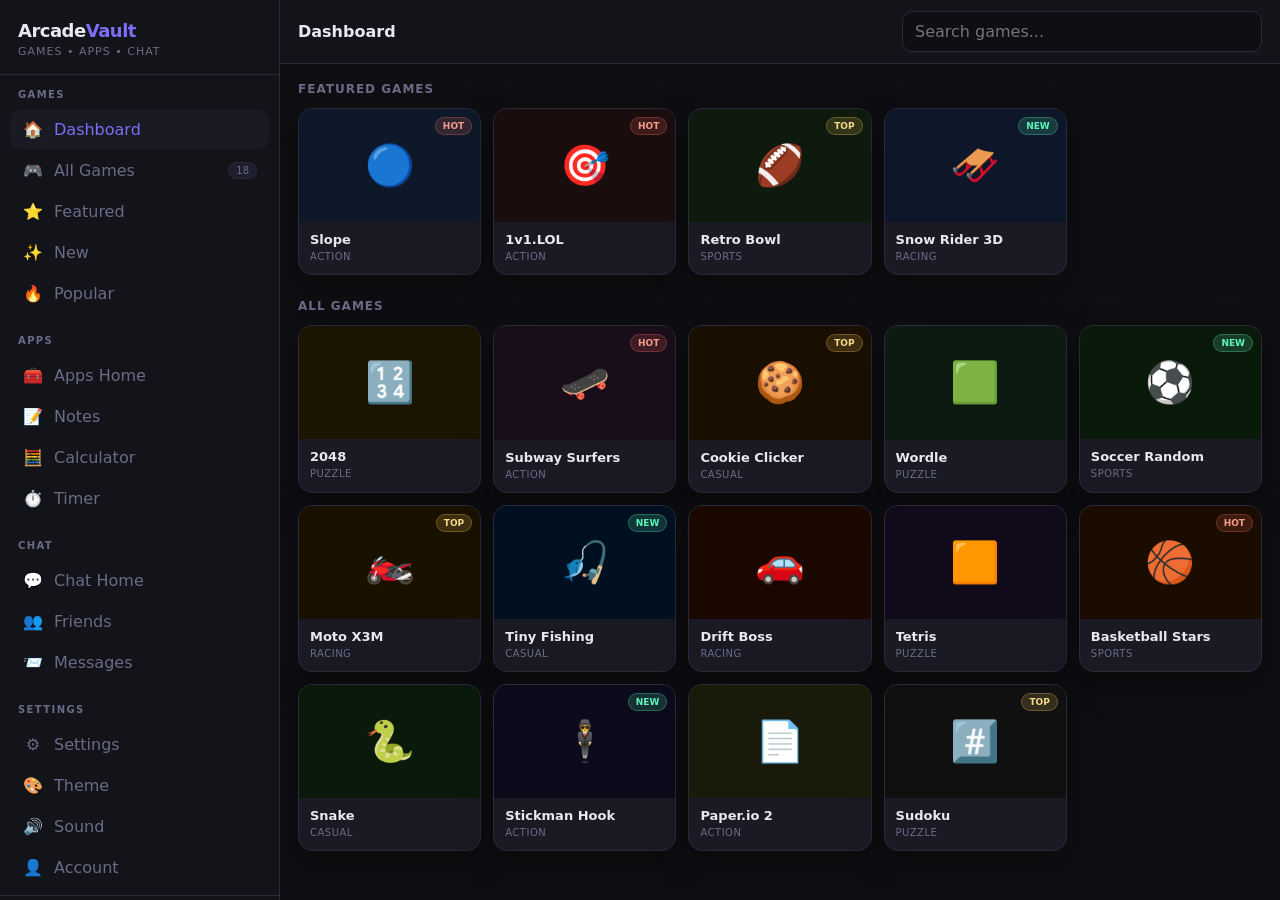
<file: index.html>
<!DOCTYPE html>
<html lang="en">
<head>
  <meta charset="UTF-8" />
  <meta name="viewport" content="width=device-width, initial-scale=1.0" />
  <title>ArcadeVault</title>
  <link rel="stylesheet" href="style.css" />
  <script src="script.js" defer></script>
</head>
<body>
  <nav class="sidebar" aria-label="Site navigation">
    <div class="brand">
      <h1>Arcade<span>Vault</span></h1>
      <p>Games • Apps • Chat</p>
    </div>

    <div class="sidebar-section">
      <div class="section-label">Games</div>
      <a class="nav-link active" data-page="index" data-group="games" href="index.html"><span class="icon">🏠</span> Dashboard</a>
      <a class="nav-link" data-page="games" data-group="games" href="games.html"><span class="icon">🎮</span> All Games <span class="count">18</span></a>
      <a class="nav-link" data-page="games" data-group="games" href="games.html?filter=featured"><span class="icon">⭐</span> Featured</a>
      <a class="nav-link" data-page="games" data-group="games" href="games.html?filter=new"><span class="icon">✨</span> New</a>
      <a class="nav-link" data-page="games" data-group="games" href="games.html?filter=hot"><span class="icon">🔥</span> Popular</a>
    </div>

    <div class="sidebar-section">
      <div class="section-label">Apps</div>
      <a class="nav-link" data-page="apps" href="apps.html"><span class="icon">🧰</span> Apps Home</a>
      <a class="nav-link" data-page="apps" href="apps.html#notes"><span class="icon">📝</span> Notes</a>
      <a class="nav-link" data-page="apps" href="apps.html#calculator"><span class="icon">🧮</span> Calculator</a>
      <a class="nav-link" data-page="apps" href="apps.html#timer"><span class="icon">⏱️</span> Timer</a>
    </div>

    <div class="sidebar-section">
      <div class="section-label">Chat</div>
      <a class="nav-link" data-page="chat" href="chat.html"><span class="icon">💬</span> Chat Home</a>
      <a class="nav-link" data-page="chat" href="chat.html#friends"><span class="icon">👥</span> Friends</a>
      <a class="nav-link" data-page="chat" href="chat.html#messages"><span class="icon">📨</span> Messages</a>
    </div>

    <div class="sidebar-section">
      <div class="section-label">Settings</div>
      <a class="nav-link" data-page="settings" href="settings.html"><span class="icon">⚙️</span> Settings</a>
      <a class="nav-link" data-page="settings" href="settings.html#theme"><span class="icon">🎨</span> Theme</a>
      <a class="nav-link" data-page="settings" href="settings.html#sound"><span class="icon">🔊</span> Sound</a>
      <a class="nav-link" data-page="settings" href="settings.html#account"><span class="icon">👤</span> Account</a>
    </div>

    <div class="sidebar-footer">ArcadeVault &copy; 2025</div>
  </nav>

  <main class="main">
    <div class="topbar">
      <div class="page-title" id="pageTitle">Dashboard</div>
      <div class="topbar-tools">
        <input id="searchInput" class="search" type="search" placeholder="Search games..." oninput="filterGames()" />
      </div>
    </div>

    <div class="content">
      <div class="section">
        <div class="section-head">
          <h2>Featured Games</h2>
        </div>
        <div class="grid" id="featuredGrid"></div>
      </div>

      <div class="section">
        <div class="section-head">
          <h2>All Games</h2>
        </div>
        <div class="grid" id="allGrid"></div>
      </div>
    </div>
  </main>
</body>
</html>
</file>
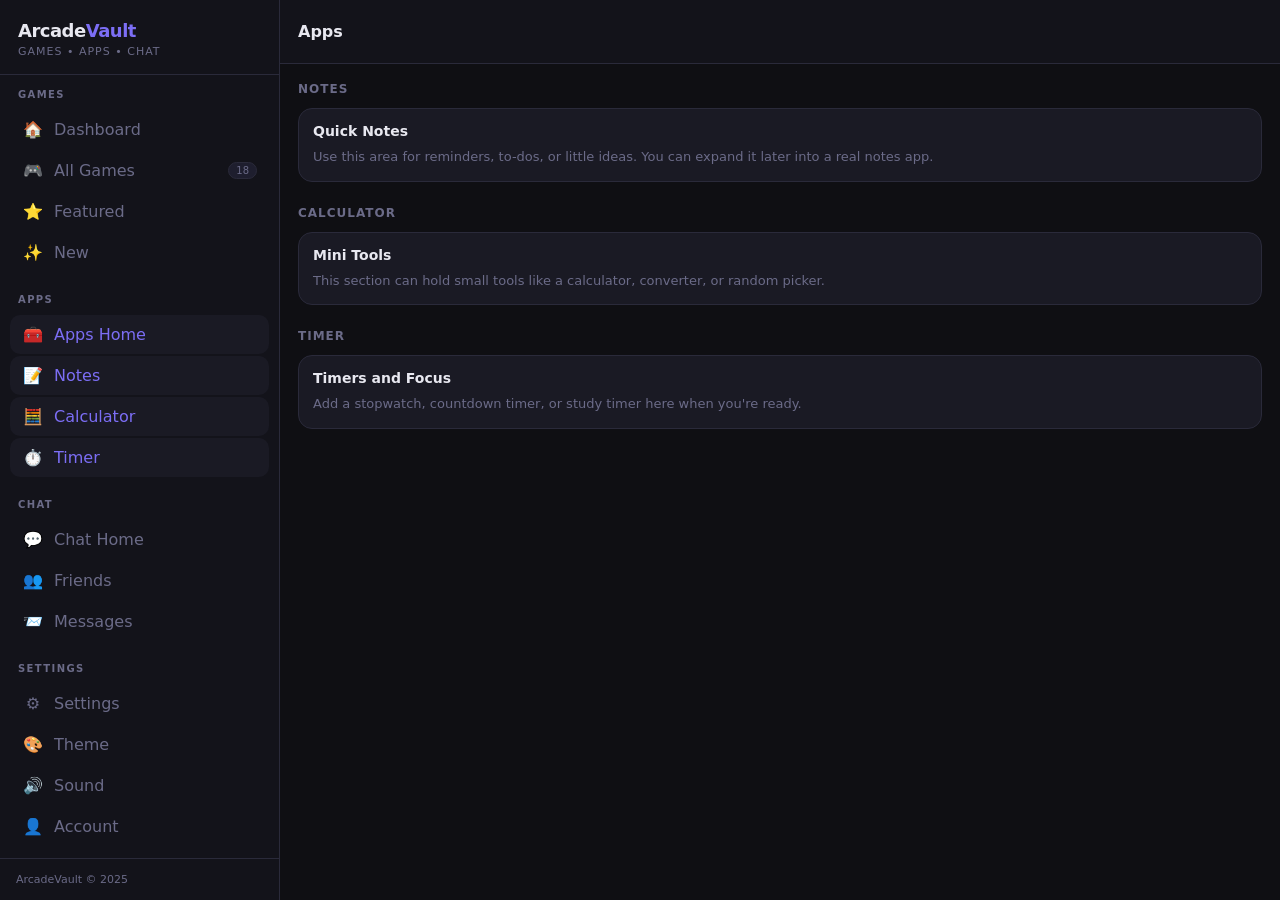
<file: apps.html>
<!DOCTYPE html>
<html lang="en">
<head>
  <meta charset="UTF-8" />
  <meta name="viewport" content="width=device-width, initial-scale=1.0" />
  <title>ArcadeVault - Apps</title>
  <link rel="stylesheet" href="style.css" />
  <script src="script.js" defer></script>
</head>
<body>
  <nav class="sidebar" aria-label="Site navigation">
    <div class="brand">
      <h1>Arcade<span>Vault</span></h1>
      <p>Games • Apps • Chat</p>
    </div>

    <div class="sidebar-section">
      <div class="section-label">Games</div>
      <a class="nav-link" data-page="index" href="index.html"><span class="icon">🏠</span> Dashboard</a>
      <a class="nav-link" data-page="games" href="games.html"><span class="icon">🎮</span> All Games <span class="count">18</span></a>
      <a class="nav-link" data-page="games" href="games.html?filter=featured"><span class="icon">⭐</span> Featured</a>
      <a class="nav-link" data-page="games" href="games.html?filter=new"><span class="icon">✨</span> New</a>
    </div>

    <div class="sidebar-section">
      <div class="section-label">Apps</div>
      <a class="nav-link active" data-page="apps" href="apps.html"><span class="icon">🧰</span> Apps Home</a>
      <a class="nav-link" data-page="apps" href="apps.html#notes"><span class="icon">📝</span> Notes</a>
      <a class="nav-link" data-page="apps" href="apps.html#calculator"><span class="icon">🧮</span> Calculator</a>
      <a class="nav-link" data-page="apps" href="apps.html#timer"><span class="icon">⏱️</span> Timer</a>
    </div>

    <div class="sidebar-section">
      <div class="section-label">Chat</div>
      <a class="nav-link" data-page="chat" href="chat.html"><span class="icon">💬</span> Chat Home</a>
      <a class="nav-link" data-page="chat" href="chat.html#friends"><span class="icon">👥</span> Friends</a>
      <a class="nav-link" data-page="chat" href="chat.html#messages"><span class="icon">📨</span> Messages</a>
    </div>

    <div class="sidebar-section">
      <div class="section-label">Settings</div>
      <a class="nav-link" data-page="settings" href="settings.html"><span class="icon">⚙️</span> Settings</a>
      <a class="nav-link" data-page="settings" href="settings.html#theme"><span class="icon">🎨</span> Theme</a>
      <a class="nav-link" data-page="settings" href="settings.html#sound"><span class="icon">🔊</span> Sound</a>
      <a class="nav-link" data-page="settings" href="settings.html#account"><span class="icon">👤</span> Account</a>
    </div>

    <div class="sidebar-footer">ArcadeVault &copy; 2025</div>
  </nav>

  <main class="main">
    <div class="topbar">
      <div class="page-title">Apps</div>
    </div>

    <div class="content">
      <div class="section" id="notes">
        <div class="section-head"><h2>Notes</h2></div>
        <div class="setting-card">
          <h3>Quick Notes</h3>
          <p>Use this area for reminders, to-dos, or little ideas. You can expand it later into a real notes app.</p>
        </div>
      </div>

      <div class="section" id="calculator">
        <div class="section-head"><h2>Calculator</h2></div>
        <div class="setting-card">
          <h3>Mini Tools</h3>
          <p>This section can hold small tools like a calculator, converter, or random picker.</p>
        </div>
      </div>

      <div class="section" id="timer">
        <div class="section-head"><h2>Timer</h2></div>
        <div class="setting-card">
          <h3>Timers and Focus</h3>
          <p>Add a stopwatch, countdown timer, or study timer here when you're ready.</p>
        </div>
      </div>
    </div>
  </main>
</body>
</html>
</file>
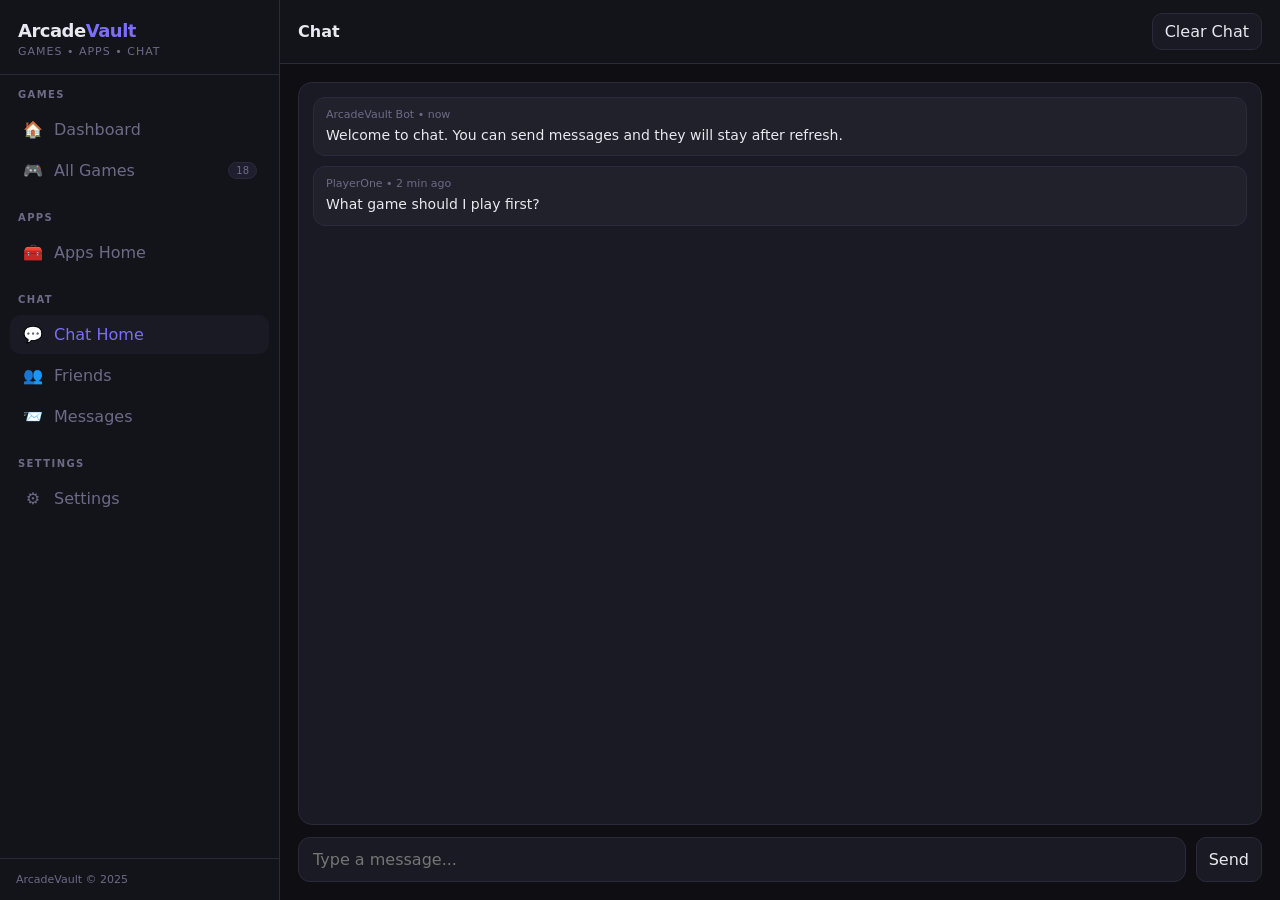
<file: chat.html>
<!DOCTYPE html>
<html lang="en">
<head>
  <meta charset="UTF-8" />
  <meta name="viewport" content="width=device-width, initial-scale=1.0" />
  <title>ArcadeVault - Chat</title>
  <link rel="stylesheet" href="style.css" />
  <script src="script.js" defer></script>
</head>
<body>
  <nav class="sidebar" aria-label="Site navigation">
    <div class="brand">
      <h1>Arcade<span>Vault</span></h1>
      <p>Games • Apps • Chat</p>
    </div>

    <div class="sidebar-section">
      <div class="section-label">Games</div>
      <a class="nav-link" data-page="index" href="index.html"><span class="icon">🏠</span> Dashboard</a>
      <a class="nav-link" data-page="games" href="games.html"><span class="icon">🎮</span> All Games <span class="count">18</span></a>
    </div>

    <div class="sidebar-section">
      <div class="section-label">Apps</div>
      <a class="nav-link" data-page="apps" href="apps.html"><span class="icon">🧰</span> Apps Home</a>
    </div>

    <div class="sidebar-section">
      <div class="section-label">Chat</div>
      <a class="nav-link active" data-page="chat" href="chat.html"><span class="icon">💬</span> Chat Home</a>
      <a class="nav-link" href="#friends"><span class="icon">👥</span> Friends</a>
      <a class="nav-link" href="#messages"><span class="icon">📨</span> Messages</a>
    </div>

    <div class="sidebar-section">
      <div class="section-label">Settings</div>
      <a class="nav-link" data-page="settings" href="settings.html"><span class="icon">⚙️</span> Settings</a>
    </div>

    <div class="sidebar-footer">ArcadeVault &copy; 2025</div>
  </nav>

  <main class="main">
    <div class="topbar">
      <div class="page-title">Chat</div>
      <div class="topbar-tools">
        <button class="btn" onclick="clearChat()">Clear Chat</button>
      </div>
    </div>

    <div class="content">
      <div class="chat-box">
        <div class="messages" id="messagesList"></div>

        <div class="chat-compose" id="messages">
          <input id="chatInput" type="text" placeholder="Type a message..." />
          <button class="btn" onclick="sendChat()">Send</button>
        </div>
      </div>

      <div class="section" id="friends" style="margin-top:24px;">
        <div class="section-head"><h2>Friends</h2></div>
        <div class="pills">
          <span class="pill">Nova</span>
          <span class="pill">Kai</span>
          <span class="pill">Milo</span>
          <span class="pill">Sky</span>
        </div>
      </div>
    </div>
  </main>
</body>
</html>
</file>
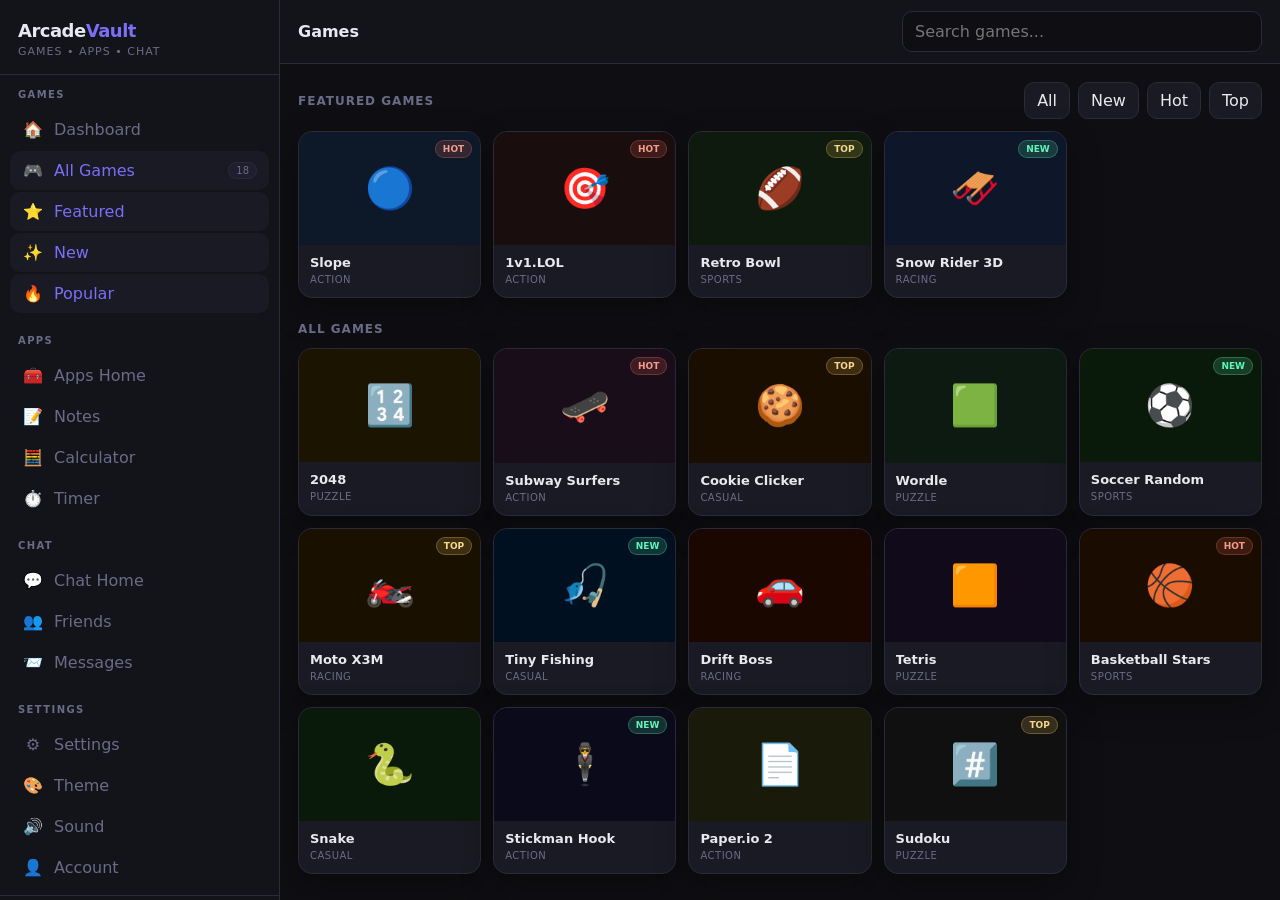
<file: games.html>
<!DOCTYPE html>
<html lang="en">
<head>
  <meta charset="UTF-8" />
  <meta name="viewport" content="width=device-width, initial-scale=1.0" />
  <title>ArcadeVault - Games</title>
  <link rel="stylesheet" href="style.css" />
  <script src="script.js" defer></script>
</head>
<body>
  <nav class="sidebar" aria-label="Site navigation">
    <div class="brand">
      <h1>Arcade<span>Vault</span></h1>
      <p>Games • Apps • Chat</p>
    </div>

    <div class="sidebar-section">
      <div class="section-label">Games</div>
      <a class="nav-link" data-page="index" data-group="games" href="index.html"><span class="icon">🏠</span> Dashboard</a>
      <a class="nav-link active" data-page="games" data-group="games" href="games.html"><span class="icon">🎮</span> All Games <span class="count">18</span></a>
      <a class="nav-link" data-page="games" data-group="games" href="games.html?filter=featured"><span class="icon">⭐</span> Featured</a>
      <a class="nav-link" data-page="games" data-group="games" href="games.html?filter=new"><span class="icon">✨</span> New</a>
      <a class="nav-link" data-page="games" data-group="games" href="games.html?filter=hot"><span class="icon">🔥</span> Popular</a>
    </div>

    <div class="sidebar-section">
      <div class="section-label">Apps</div>
      <a class="nav-link" data-page="apps" href="apps.html"><span class="icon">🧰</span> Apps Home</a>
      <a class="nav-link" data-page="apps" href="apps.html#notes"><span class="icon">📝</span> Notes</a>
      <a class="nav-link" data-page="apps" href="apps.html#calculator"><span class="icon">🧮</span> Calculator</a>
      <a class="nav-link" data-page="apps" href="apps.html#timer"><span class="icon">⏱️</span> Timer</a>
    </div>

    <div class="sidebar-section">
      <div class="section-label">Chat</div>
      <a class="nav-link" data-page="chat" href="chat.html"><span class="icon">💬</span> Chat Home</a>
      <a class="nav-link" data-page="chat" href="chat.html#friends"><span class="icon">👥</span> Friends</a>
      <a class="nav-link" data-page="chat" href="chat.html#messages"><span class="icon">📨</span> Messages</a>
    </div>

    <div class="sidebar-section">
      <div class="section-label">Settings</div>
      <a class="nav-link" data-page="settings" href="settings.html"><span class="icon">⚙️</span> Settings</a>
      <a class="nav-link" data-page="settings" href="settings.html#theme"><span class="icon">🎨</span> Theme</a>
      <a class="nav-link" data-page="settings" href="settings.html#sound"><span class="icon">🔊</span> Sound</a>
      <a class="nav-link" data-page="settings" href="settings.html#account"><span class="icon">👤</span> Account</a>
    </div>

    <div class="sidebar-footer">ArcadeVault &copy; 2025</div>
  </nav>

  <main class="main">
    <div class="topbar">
      <div class="page-title" id="pageTitle">Games</div>
      <div class="topbar-tools">
        <input id="searchInput" class="search" type="search" placeholder="Search games..." oninput="filterGames()" />
      </div>
    </div>

    <div class="content">
      <div class="section">
        <div class="section-head">
          <h2>Featured Games</h2>
          <div class="pills">
            <button class="btn" onclick="setTag('all', this)">All</button>
            <button class="btn" onclick="setTag('new', this)">New</button>
            <button class="btn" onclick="setTag('hot', this)">Hot</button>
            <button class="btn" onclick="setTag('top', this)">Top</button>
          </div>
        </div>
        <div class="grid" id="featuredGrid"></div>
      </div>

      <div class="section">
        <div class="section-head">
          <h2>All Games</h2>
        </div>
        <div class="grid" id="allGrid"></div>
      </div>
    </div>

    <div class="player" id="player">
      <div class="player-bar">
        <button class="btn" onclick="closeGame()">← Back</button>
        <div class="player-title" id="playerTitle">Game</div>
        <button class="btn" onclick="goFullscreen()">⛶ Fullscreen</button>
      </div>
      <iframe
        id="gameFrame"
        src=""
        allowfullscreen
        sandbox="allow-scripts allow-same-origin allow-popups allow-forms"></iframe>
    </div>
  </main>
</body>
</html>
</file>
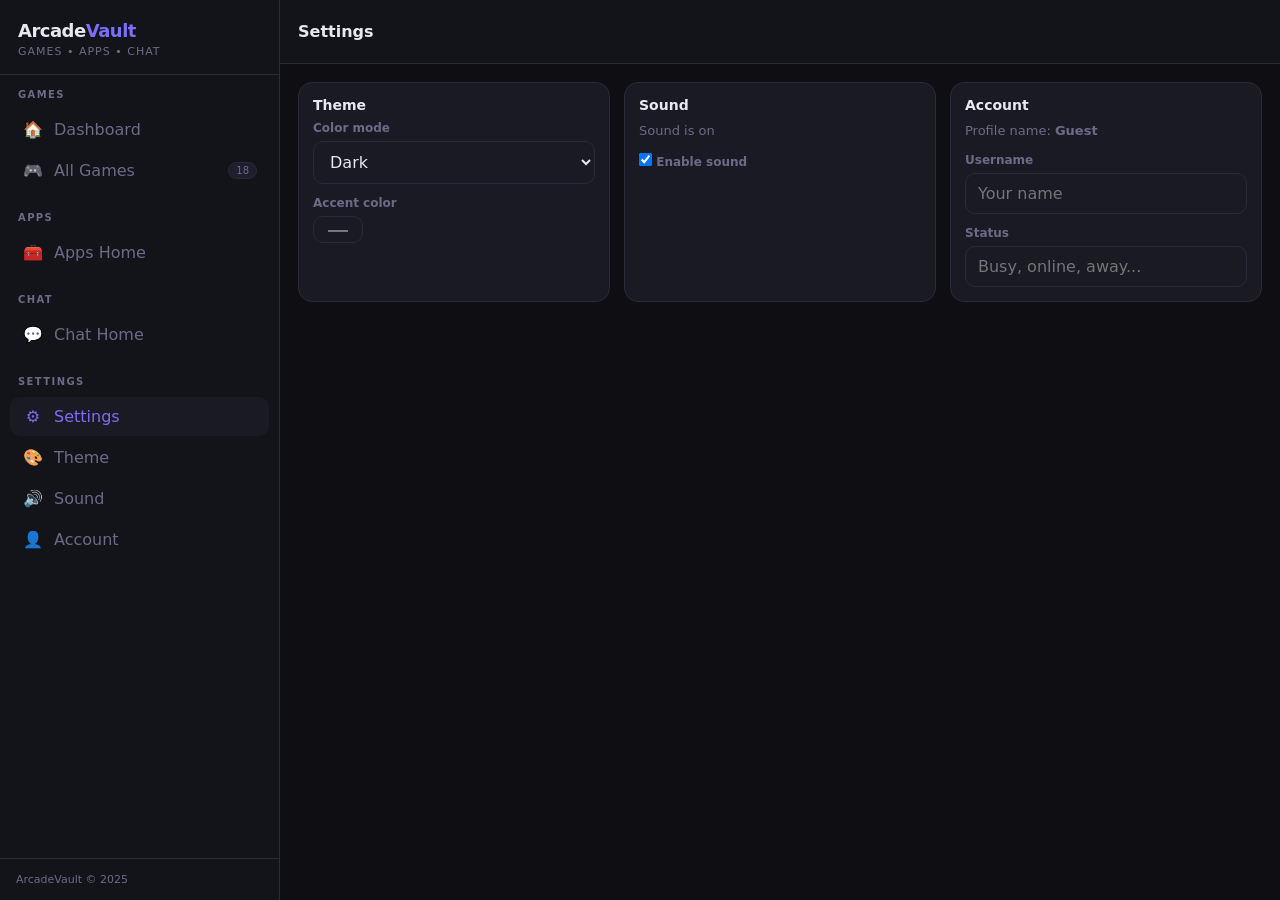
<file: settings.html>
<!DOCTYPE html>
<html lang="en">
<head>
  <meta charset="UTF-8" />
  <meta name="viewport" content="width=device-width, initial-scale=1.0" />
  <title>ArcadeVault - Settings</title>
  <link rel="stylesheet" href="style.css" />
  <script src="script.js" defer></script>
</head>
<body>
  <nav class="sidebar" aria-label="Site navigation">
    <div class="brand">
      <h1>Arcade<span>Vault</span></h1>
      <p>Games • Apps • Chat</p>
    </div>

    <div class="sidebar-section">
      <div class="section-label">Games</div>
      <a class="nav-link" data-page="index" href="index.html"><span class="icon">🏠</span> Dashboard</a>
      <a class="nav-link" data-page="games" href="games.html"><span class="icon">🎮</span> All Games <span class="count">18</span></a>
    </div>

    <div class="sidebar-section">
      <div class="section-label">Apps</div>
      <a class="nav-link" data-page="apps" href="apps.html"><span class="icon">🧰</span> Apps Home</a>
    </div>

    <div class="sidebar-section">
      <div class="section-label">Chat</div>
      <a class="nav-link" data-page="chat" href="chat.html"><span class="icon">💬</span> Chat Home</a>
    </div>

    <div class="sidebar-section">
      <div class="section-label">Settings</div>
      <a class="nav-link active" data-page="settings" href="settings.html"><span class="icon">⚙️</span> Settings</a>
      <a class="nav-link" href="#theme"><span class="icon">🎨</span> Theme</a>
      <a class="nav-link" href="#sound"><span class="icon">🔊</span> Sound</a>
      <a class="nav-link" href="#account"><span class="icon">👤</span> Account</a>
    </div>

    <div class="sidebar-footer">ArcadeVault &copy; 2025</div>
  </nav>

  <main class="main">
    <div class="topbar">
      <div class="page-title">Settings</div>
    </div>

    <div class="content">
      <div class="settings-grid">
        <div class="setting-card" id="theme">
          <h3>Theme</h3>
          <div class="field">
            <label for="themeSelect">Color mode</label>
            <select id="themeSelect">
              <option value="dark">Dark</option>
              <option value="light">Light</option>
            </select>
          </div>
          <div class="field" style="margin-top:12px;">
            <label for="accentColor">Accent color</label>
            <input id="accentColor" type="color" />
          </div>
        </div>

        <div class="setting-card" id="sound">
          <h3>Sound</h3>
          <p id="soundLabel">Sound is on</p>
          <div class="field" style="margin-top:12px;">
            <label>
              <input id="soundToggle" type="checkbox" />
              Enable sound
            </label>
          </div>
        </div>

        <div class="setting-card" id="account">
          <h3>Account</h3>
          <p>Profile name: <strong id="accountName">Guest</strong></p>
          <div class="field" style="margin-top:12px;">
            <label for="usernameInput">Username</label>
            <input id="usernameInput" type="text" placeholder="Your name" />
          </div>
          <div class="field" style="margin-top:12px;">
            <label for="statusInput">Status</label>
            <input id="statusInput" type="text" placeholder="Busy, online, away..." />
          </div>
        </div>
      </div>
    </div>
  </main>
</body>
</html>
</file>
<file: style.css>
:root {
  --bg: #0f0f13;
  --panel: #13131a;
  --panel-2: #1a1a24;
  --panel-3: #202030;
  --border: #2a2a3a;
  --text: #e8e8f0;
  --muted: #6b6b88;
  --accent: #7c6ef5;
  --accent-2: #5ef5b8;
  --warn: #f5cc5e;
  --danger: #f56e5e;
  --shadow: 0 12px 32px rgba(0, 0, 0, 0.35);
}

* { box-sizing: border-box; margin: 0; padding: 0; }

html, body {
  height: 100%;
}

body {
  font-family: "Segoe UI", system-ui, sans-serif;
  background: var(--bg);
  color: var(--text);
  display: flex;
  min-height: 100vh;
  overflow: hidden;
}

a {
  color: inherit;
  text-decoration: none;
}

button, input, textarea, select {
  font: inherit;
}

.sidebar {
  width: 280px;
  min-width: 280px;
  background: var(--panel);
  border-right: 1px solid var(--border);
  display: flex;
  flex-direction: column;
  overflow-y: auto;
}

.brand {
  padding: 20px 18px 16px;
  border-bottom: 1px solid var(--border);
}

.brand h1 {
  font-size: 18px;
  font-weight: 800;
  letter-spacing: -0.5px;
}

.brand h1 span {
  color: var(--accent);
}

.brand p {
  margin-top: 4px;
  font-size: 11px;
  color: var(--muted);
  letter-spacing: 1px;
  text-transform: uppercase;
}

.sidebar-section {
  padding: 14px 10px 6px;
}

.section-label {
  padding: 0 8px 8px;
  font-size: 10px;
  font-weight: 800;
  letter-spacing: 1.4px;
  text-transform: uppercase;
  color: var(--muted);
}

.nav-link {
  display: flex;
  align-items: center;
  gap: 10px;
  padding: 10px 12px;
  margin: 2px 0;
  border-radius: 10px;
  color: var(--muted);
  transition: 0.15s ease;
  position: relative;
}

.nav-link:hover {
  background: var(--panel-2);
  color: var(--text);
}

.nav-link.active {
  background: var(--panel-2);
  color: var(--accent);
}

.nav-link .icon {
  width: 22px;
  text-align: center;
}

.nav-link .count {
  margin-left: auto;
  font-size: 10px;
  padding: 2px 7px;
  border-radius: 999px;
  background: #1e1e2e;
  color: var(--muted);
  border: 1px solid var(--border);
}

.sidebar-footer {
  margin-top: auto;
  padding: 14px 16px;
  border-top: 1px solid var(--border);
  color: var(--muted);
  font-size: 11px;
}

.main {
  flex: 1;
  display: flex;
  flex-direction: column;
  overflow: hidden;
}

.topbar {
  height: 64px;
  display: flex;
  align-items: center;
  justify-content: space-between;
  padding: 0 18px;
  background: var(--panel);
  border-bottom: 1px solid var(--border);
  gap: 12px;
}

.page-title {
  font-size: 16px;
  font-weight: 800;
}

.topbar-tools {
  display: flex;
  gap: 10px;
  align-items: center;
}

.search {
  width: min(360px, 44vw);
  background: var(--bg);
  border: 1px solid var(--border);
  color: var(--text);
  border-radius: 10px;
  padding: 10px 12px;
  outline: none;
}

.search:focus {
  border-color: var(--accent);
}

.content {
  flex: 1;
  overflow-y: auto;
  padding: 18px;
}

.section {
  margin-bottom: 24px;
}

.section-head {
  display: flex;
  align-items: center;
  justify-content: space-between;
  gap: 10px;
  margin-bottom: 12px;
}

.section-head h2 {
  font-size: 12px;
  text-transform: uppercase;
  letter-spacing: 1px;
  color: var(--muted);
}

.grid {
  display: grid;
  grid-template-columns: repeat(auto-fill, minmax(160px, 1fr));
  gap: 12px;
}

.card {
  background: var(--panel-2);
  border: 1px solid var(--border);
  border-radius: 14px;
  overflow: hidden;
  box-shadow: var(--shadow);
}

.card .thumb {
  aspect-ratio: 16 / 10;
  display: flex;
  align-items: center;
  justify-content: center;
  font-size: 40px;
  position: relative;
}

.card .body {
  padding: 10px 11px 12px;
}

.card h3 {
  font-size: 13px;
  font-weight: 800;
  white-space: nowrap;
  overflow: hidden;
  text-overflow: ellipsis;
}

.card p {
  margin-top: 4px;
  font-size: 10px;
  color: var(--muted);
  text-transform: uppercase;
  letter-spacing: 0.5px;
}

.badge {
  position: absolute;
  top: 8px;
  right: 8px;
  font-size: 9px;
  font-weight: 800;
  padding: 3px 7px;
  border-radius: 999px;
  text-transform: uppercase;
}

.badge.hot { background: rgba(245,110,94,0.16); color: #f59b8c; border: 1px solid rgba(245,110,94,0.28); }
.badge.new { background: rgba(94,245,184,0.16); color: var(--accent-2); border: 1px solid rgba(94,245,184,0.28); }
.badge.top { background: rgba(245,204,94,0.16); color: #f5d98c; border: 1px solid rgba(245,204,94,0.28); }

.player {
  position: absolute;
  inset: 0;
  background: #09090e;
  z-index: 100;
  display: none;
  flex-direction: column;
}

.player.open {
  display: flex;
}

.player-bar {
  height: 56px;
  background: var(--panel);
  border-bottom: 1px solid var(--border);
  display: flex;
  align-items: center;
  gap: 10px;
  padding: 0 14px;
}

.btn {
  border: 1px solid var(--border);
  background: var(--panel-2);
  color: var(--text);
  padding: 8px 12px;
  border-radius: 10px;
  cursor: pointer;
}

.btn:hover {
  border-color: var(--accent);
  color: var(--accent);
}

.player-title {
  flex: 1;
  font-weight: 800;
  font-size: 14px;
}

.player iframe {
  width: 100%;
  height: 100%;
  border: 0;
  background: #000;
}

.form {
  max-width: 720px;
  display: grid;
  gap: 12px;
}

.field {
  display: grid;
  gap: 6px;
}

.field label {
  font-size: 12px;
  color: var(--muted);
  font-weight: 700;
}

.field input,
.field textarea,
.field select {
  background: var(--panel-2);
  border: 1px solid var(--border);
  color: var(--text);
  border-radius: 10px;
  padding: 10px 12px;
  outline: none;
}

.field textarea {
  min-height: 120px;
  resize: vertical;
}

.pills {
  display: flex;
  flex-wrap: wrap;
  gap: 8px;
}

.pill {
  padding: 7px 10px;
  border-radius: 999px;
  background: var(--panel-2);
  border: 1px solid var(--border);
  color: var(--muted);
}

.chat-box {
  display: grid;
  grid-template-rows: 1fr auto;
  gap: 12px;
  height: calc(100vh - 64px - 36px);
}

.messages {
  background: var(--panel-2);
  border: 1px solid var(--border);
  border-radius: 14px;
  padding: 14px;
  overflow-y: auto;
}

.message {
  padding: 10px 12px;
  border-radius: 12px;
  background: rgba(255,255,255,0.03);
  border: 1px solid var(--border);
  margin-bottom: 10px;
}

.message .meta {
  font-size: 11px;
  color: var(--muted);
  margin-bottom: 4px;
}

.message .text {
  font-size: 14px;
  line-height: 1.45;
}

.chat-compose {
  display: flex;
  gap: 10px;
}

.chat-compose input {
  flex: 1;
  background: var(--panel-2);
  border: 1px solid var(--border);
  color: var(--text);
  border-radius: 12px;
  padding: 12px 14px;
  outline: none;
}

.chat-compose button {
  white-space: nowrap;
}

.settings-grid {
  display: grid;
  grid-template-columns: repeat(auto-fit, minmax(240px, 1fr));
  gap: 14px;
}

.setting-card {
  background: var(--panel-2);
  border: 1px solid var(--border);
  border-radius: 14px;
  padding: 14px;
}

.setting-card h3 {
  font-size: 14px;
  margin-bottom: 8px;
}

.setting-card p {
  font-size: 13px;
  color: var(--muted);
  line-height: 1.5;
}

::-webkit-scrollbar { width: 6px; }
::-webkit-scrollbar-track { background: transparent; }
::-webkit-scrollbar-thumb { background: var(--border); border-radius: 999px; }
::-webkit-scrollbar-thumb:hover { background: var(--muted); }

@media (max-width: 860px) {
  body { flex-direction: column; }
  .sidebar { width: 100%; min-width: 0; max-height: 280px; }
  .main { min-height: 0; }
  .search { width: 100%; }
  .topbar { flex-direction: column; align-items: stretch; height: auto; padding: 12px 14px; }
  .topbar-tools { flex-direction: column; align-items: stretch; }
}
</file>
